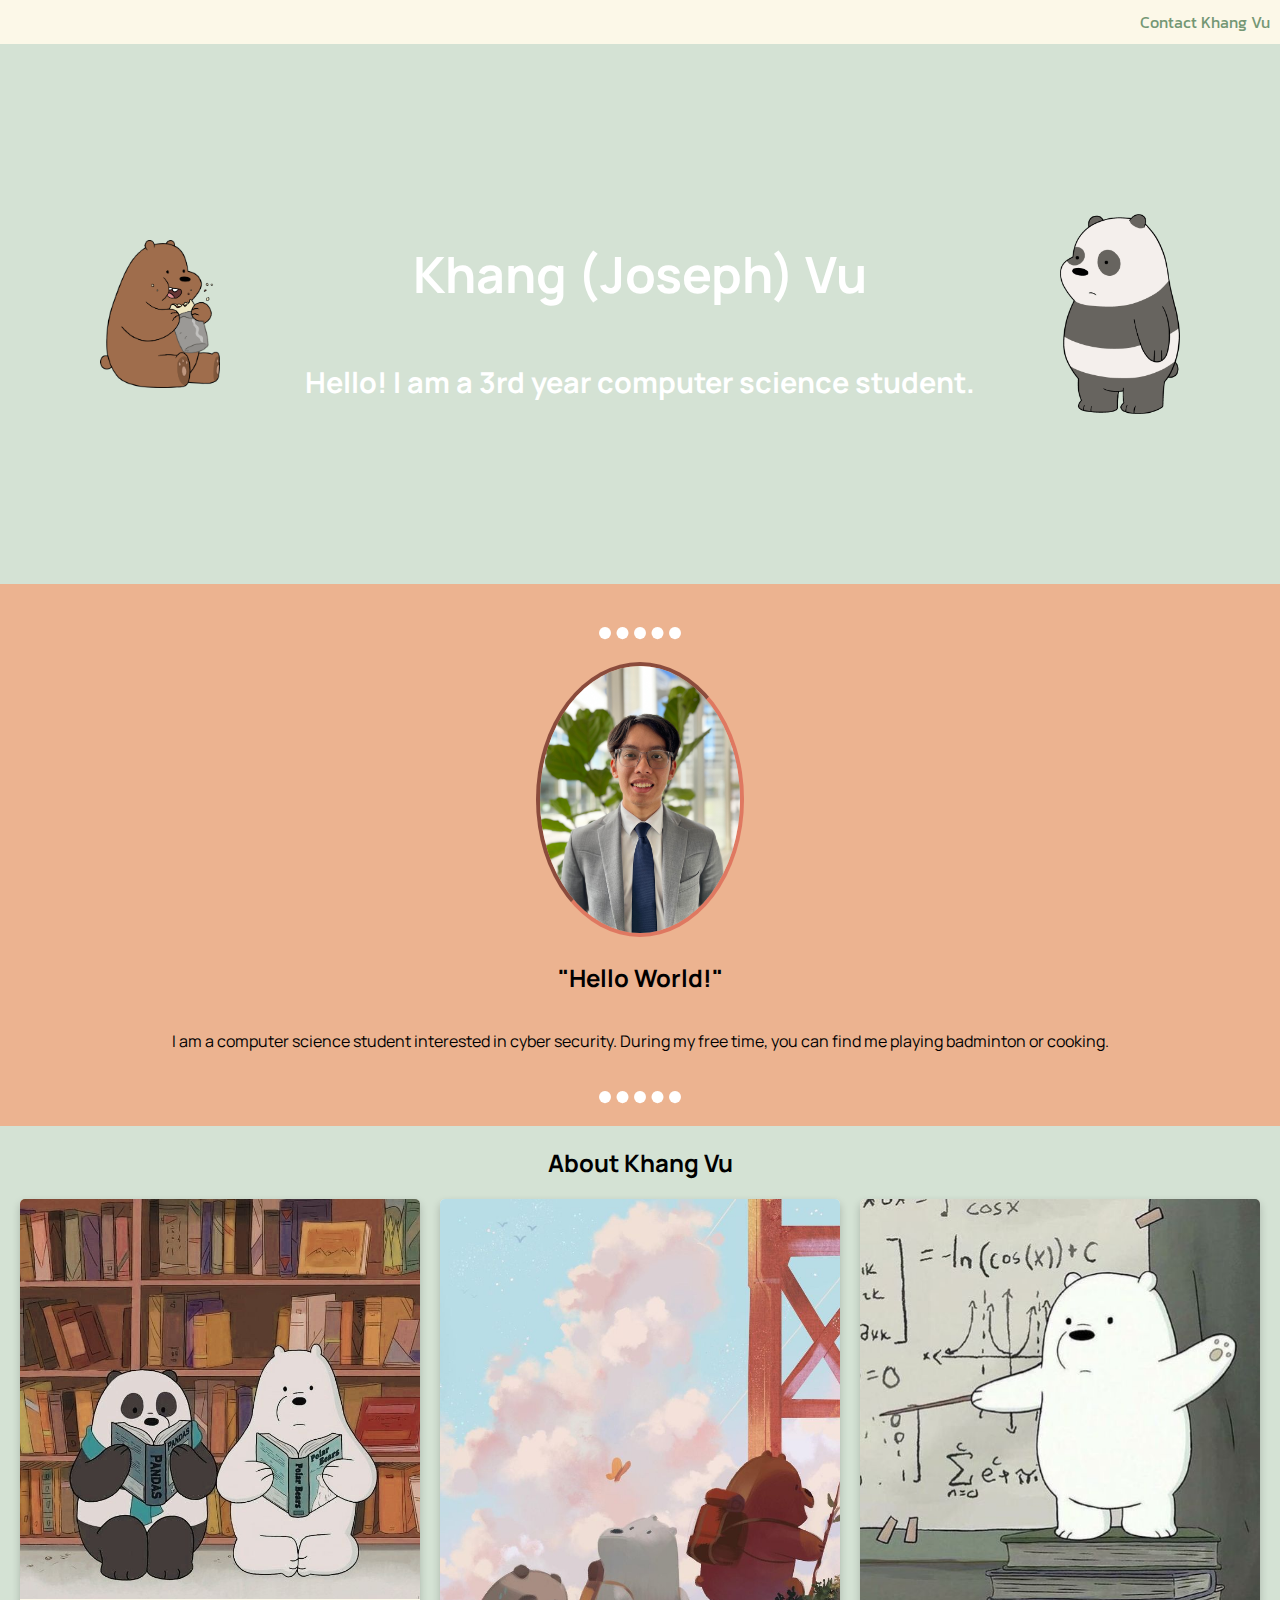
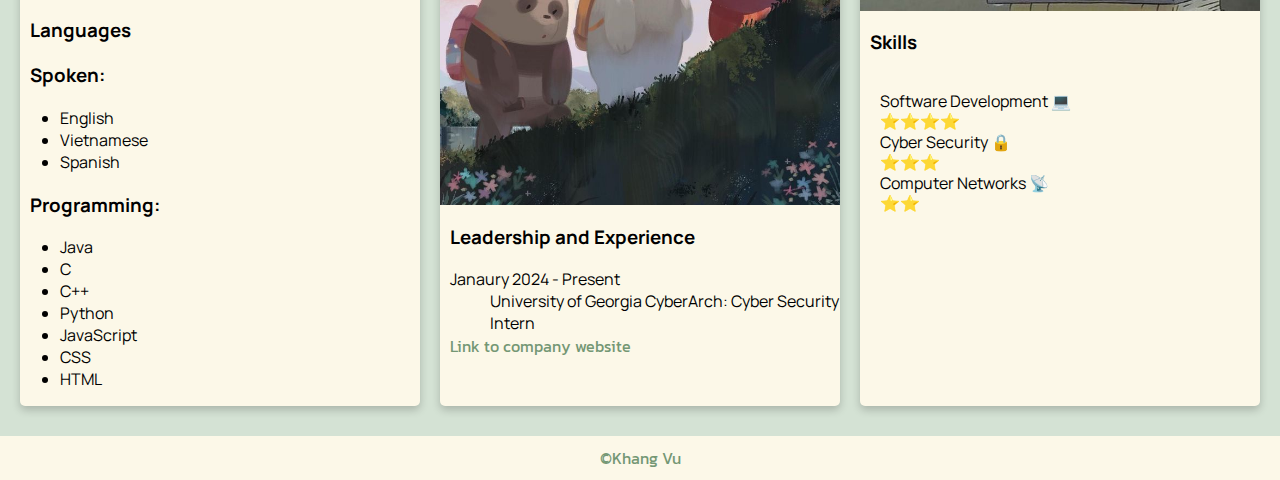
<file: index.html>
<!DOCTYPE html>
<html lang="en">
<head>
    <meta charset="UTF-8">
    <meta name="viewport" content="width=device-width, initial-scale=1.0">
    <title>Khang Vu</title>
    <link rel="stylesheet" href="css/style.css">
    <link rel="preconnect" href="https://fonts.googleapis.com">
    <link rel="preconnect" href="https://fonts.gstatic.com" crossorigin>
    <link href="https://fonts.googleapis.com/css2?family=Kanit:wght@500&family=Manrope:wght@500&display=swap" rel="stylesheet">
    <link rel="icon" type="image/x-icon" href="images/favicon-32x32.png">
</head>

<body>
    <nav>
        <a href="contact.html">Contact Khang Vu</a>
    </nav>

    <section class="top">
        <img class="panda1" src="images/pngegg1.png">
        <img class="brown1" src="images/pngegg.png">
        <h1>Khang (Joseph) Vu</h1>
        <h2>Hello! I am a 3rd year computer science student.</h2>
    </section>

    <section class="main">
        <div class="middle">
            <hr>
            <img class="headshot" src="images/headshot.jpg" width="200">
            <h2>"Hello World!"</h2>
            <p>I am a computer science student interested in cyber security. During my free time, you can find me playing badminton or cooking.</p>
            <hr>
        </div>

        <div class="bottom">
            <h2>About Khang Vu</h2>
        
            <div class="three-col">
                <div class="card1">
                    <img class="card_image" src="images/We bare bears.jpg">
                    <h3>Languages</h3>
            
                    <h3>Spoken:</h3>
                    <ul>
                        <li>English</li>
                        <li>Vietnamese</li>
                        <li>Spanish</li>
                    </ul>
            
                    <h3>Programming:</h3>
                    <ul>
                        <li>Java</li>
                        <li>C</li>
                        <li>C++</li>
                        <li>Python</li>
                        <li>JavaScript</li>
                        <li>CSS</li>
                        <li>HTML</li>
                    </ul>
                </div>
            
                <div class="card2">
                    <img class="card_image" src="images/We Bare Bears Aesthetic  7E6.jpg">
                    <h3>Leadership and Experience</h3>
                    <dl>
                        <dt>Janaury 2024 - Present</dt>
                        <dd>University of Georgia CyberArch: Cyber Security Intern</dd>
                        <a href="https://cyberarch.uga.edu/" target="_blank">Link to company website</a>
                    </dl>
                </div>
            
                <div class="card3">
                    <img class="card_image" src="images/Ice Bear is teaching right now!!! Come and see him ~ _.jpg">
                    <h3>Skills</h3>
                    <dl>
                        <dt>Software Development 💻</dt>
                        <dl>⭐⭐⭐⭐</dl>
                        <dt>Cyber Security 🔒</dt>
                        <dl>⭐⭐⭐</dl>
                        <dt>Computer Networks 📡</dt>
                        <dl>⭐⭐</dl>
                    </dl>
                </div>
            </div>
        </div>
    </section>

    <footer>
        <a href="contact.html">&copyKhang Vu</a>
    </footer>
</body>
</html>
</file>
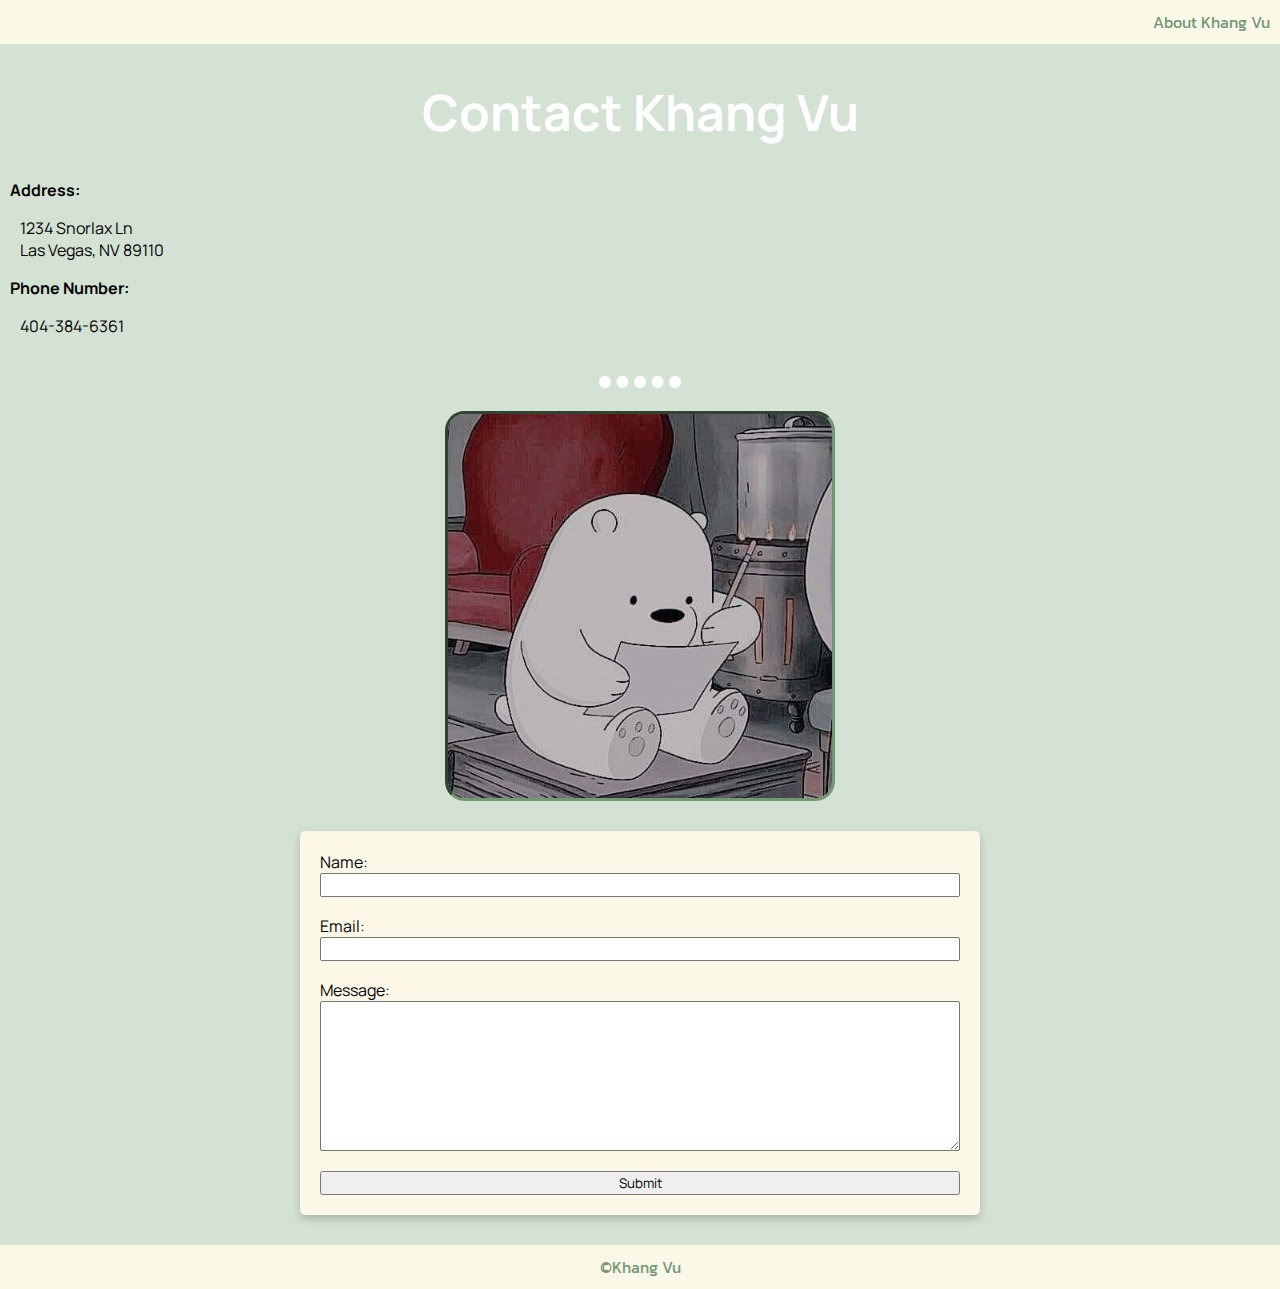
<file: contact.html>
<!DOCTYPE html>
<html lang="en">
<head>
    <meta charset="UTF-8">
    <meta name="viewport" content="width=device-width, initial-scale=1.0">
    <title>Document</title>
    <link rel="stylesheet" href="css/style.css">
    <link rel="preconnect" href="https://fonts.googleapis.com">
    <link rel="preconnect" href="https://fonts.gstatic.com" crossorigin>
    <link href="https://fonts.googleapis.com/css2?family=Kanit:wght@500&family=Manrope:wght@500&display=swap" rel="stylesheet">
    <link rel="icon" type="image/x-icon" href="images/favicon-32x32.png">
</head>

<body>
    <div class="contact_body">
        <nav>
            <a href="index.html">About Khang Vu</a>
        </nav>
    
        <div class="contact_main">
            <h1>Contact Khang Vu</h1>
            <h4>Address:</h4>
            <p class="address">1234 Snorlax Ln <br>Las Vegas, NV 89110</p>
            <h4>Phone Number:</h4>
            <p class="phone_number">404-384-6361</p>
            <hr>
    
            <img class="contact_image" src="images/letter.jpg">
    
            <div class="one-col">
                <div class="cardc">
                    <form action="mailto:josephvu1010@gmail.com" method="post">
                        <label for="fname">Name:</label>
                        <input type="text" id="fname" name="fname"><br>
                        <label for="femail">Email:</label>
                        <input type="text" id="femail" name="femail"><br>
                        <label for="fmessage">Message:</label>
                        <textarea id="fmessage" name="fmessage" rows="8"></textarea>
                    </form>
    
                    <button type="submit" form="form1" value="submit">Submit</button>
                </div>
            </div>
        </div>
    
        <footer>
            <a href="index.html">&copyKhang Vu</a>
        </footer>
    </div>
</body>
</html>
</file>
<file: css/style.css>
nav {
    display: flex;
    background-color:#FCF8E8;
    font-family: 'Kanit', sans-serif;
    padding: 10px;
    justify-content: right;
}

nav a{
    text-decoration: none;
}

nav a:hover{
    text-decoration: underline;
    background-color: #D4E2D4;
}

footer{
    display: flex;
    background-color: #FCF8E8;
    font-family: 'Kanit', sans-serif;
    padding: 10px;
    justify-content: center;
}

footer a{
    text-decoration: none;
}

footer a:hover{
    text-decoration: underline;
    background-color: #D4E2D4;

}

.top{
    background-color: #D4E2D4;
    padding: 20px;
    font-family: 'Manrope', sans-serif;
    font-size: larger;
    color: #ffffff;
    display: flex;
    align-items: center;
    justify-content: center;
    height: 500px;
    flex-flow: column;
}

.middle{
    background-color: #ECB390;
    text-align: center;
    padding-top: 20px;
}

.bottom{
    background-color: #D4E2D4;
    padding-left: 20px;
    padding-right: 20px;
    padding-bottom: 30px;
}

a {
    text-decoration: none;
    color: #749774;
}

a:hover {
    color: #DF7861;
    border-radius: 5%;
}

hr {
    margin: 0px 0;
    border: 0;
    text-align: center;

    &:before {
        content: "\2022 \2022 \2022 \2022 \2022";
        font-size: 50px;
        color: #ffffff;
    }
}

.headshot {
    border-radius: 50%;
    border: 4px;
    border-color: #DF7861;
    border-style: inset;
}

.card1 {
    box-shadow: 0 4px 8px 0 rgba(0,0,0,0.2);
    transition: 0.3s;
    border-radius: 5px;
    background-color: #FCF8E8;
}

.card2 {
    box-shadow: 0 4px 8px 0 rgba(0,0,0,0.2);
    transition: 0.3s;
    border-radius: 5px;
    background-color: #FCF8E8;
}

.card3 {
    display: flex;
    box-shadow: 0 4px 8px 0 rgba(0,0,0,0.2);
    transition: 0.3s;
    border-radius: 5px;
    background-color: #FCF8E8;
    flex-flow: column;
}

.card1:hover {
    box-shadow: 0 8px 16px 0 rgba(0,0,0,0.2);
    transform: translate3D(0,-1px,0) scale(1.03);
}

.card2:hover {
    box-shadow: 0 8px 16px 0 rgba(0,0,0,0.2);
    transform: translate3D(0,-1px,0) scale(1.03);
}

.card3:hover {
    box-shadow: 0 8px 16px 0 rgba(0,0,0,0.2);
    transform: translate3D(0,-1px,0) scale(1.03);
}

.card_image {
    display: block;
    border-radius: 5px 5px 0 0;
    width: 100%;
}

.three-col {
    display: grid;
    grid-template-columns: 1fr 1fr 1fr;
    grid-gap: 20px;
}

ul.card1 {
    display: flex;
    flex-flow: column;
}

ul.card2 {
    display: flex;
    flex-flow: column;
}

ul.card3 {
    display: flex;
    flex-flow: column;
}

.one-col {
    display: flex;
    justify-content: center;
}

.cardc {
    width: 50%;
    padding: 20px;
}

h1 {
    display: flex;
    justify-content: center;
    font-family: 'Manrope', sans-serif;
    font-size: 50px;
}

h2 {
    display: flex;
    margin: 0%;
    justify-content: center;
    padding: 20px;
    font-family: 'Manrope', sans-serif;
}

h3 {
    font-family: 'Manrope', sans-serif;
    padding-left: 10px;
}

h4 {
    font-family: 'Manrope', sans-serif;
    padding-left: 10px;
    margin: 0%;
}

p {
    font-family: 'Manrope', sans-serif;
}

li {
    font-family: 'Manrope', sans-serif;
}

dt {
    font-family: 'Manrope', sans-serif;
    padding-left: 10px;
}

dd{
    font-family: 'Manrope', sans-serif;
    padding-left: 10px;
}

.card3 dl{
    padding-left: 10px;
}

dl a {
    padding-left: 10px;
    padding-right: 10px;
}
.card2 a {
    font-family: 'Kanit', sans-serif;
}

.cardc {
    display: flex;
    flex-direction: column;
    box-shadow: 0 4px 8px 0 rgba(0,0,0,0.2);
    transition: 0.3s;
    border-radius: 5px;
    background-color: #FCF8E8;
}

.cardc:hover {
    box-shadow: 0 8px 16px 0 rgba(0,0,0,0.2);
    transform: translate3D(0,-1px,0) scale(1.03);
}

label {
    font-family: 'Manrope', sans-serif;
    display: block;
}

form {
    display: flex;
    flex-flow: column;
}

.panda1 {
    position: absolute;
    right: 100px;
    width: 120px;
}

.brown1 {
    position: absolute;
    left: 100px;
    width: 120px;
}

.contact_main {
    display: flex;
    justify-content: center;
    flex-flow: column;    
    background-color: #D4E2D4;
    padding-bottom: 30px;
}

body {
    display: block;
    height: 100%;
    margin: 0px;
}

.address {
    padding-left: 20px;
}

.phone_number {
    padding-left: 20px;
}

.contact_body {
    height: 100%;
}

.contact_body h1 {
    color: #ffffff;
}

.contact_image {
    display: block;
    width: 30%;
    margin-left: auto;
    margin-right: auto;
    border-radius: 5%;
    margin-bottom: 30px;
    border-style: inset;
    border-color: #749774;
}

button {
    margin-top: 20px;
    font-family: 'Manrope', sans-serif;
}

input {
    font-family: 'Manrope', sans-serif;
}

textarea {
    font-family: 'Manrope', sans-serif;
}
</file>
